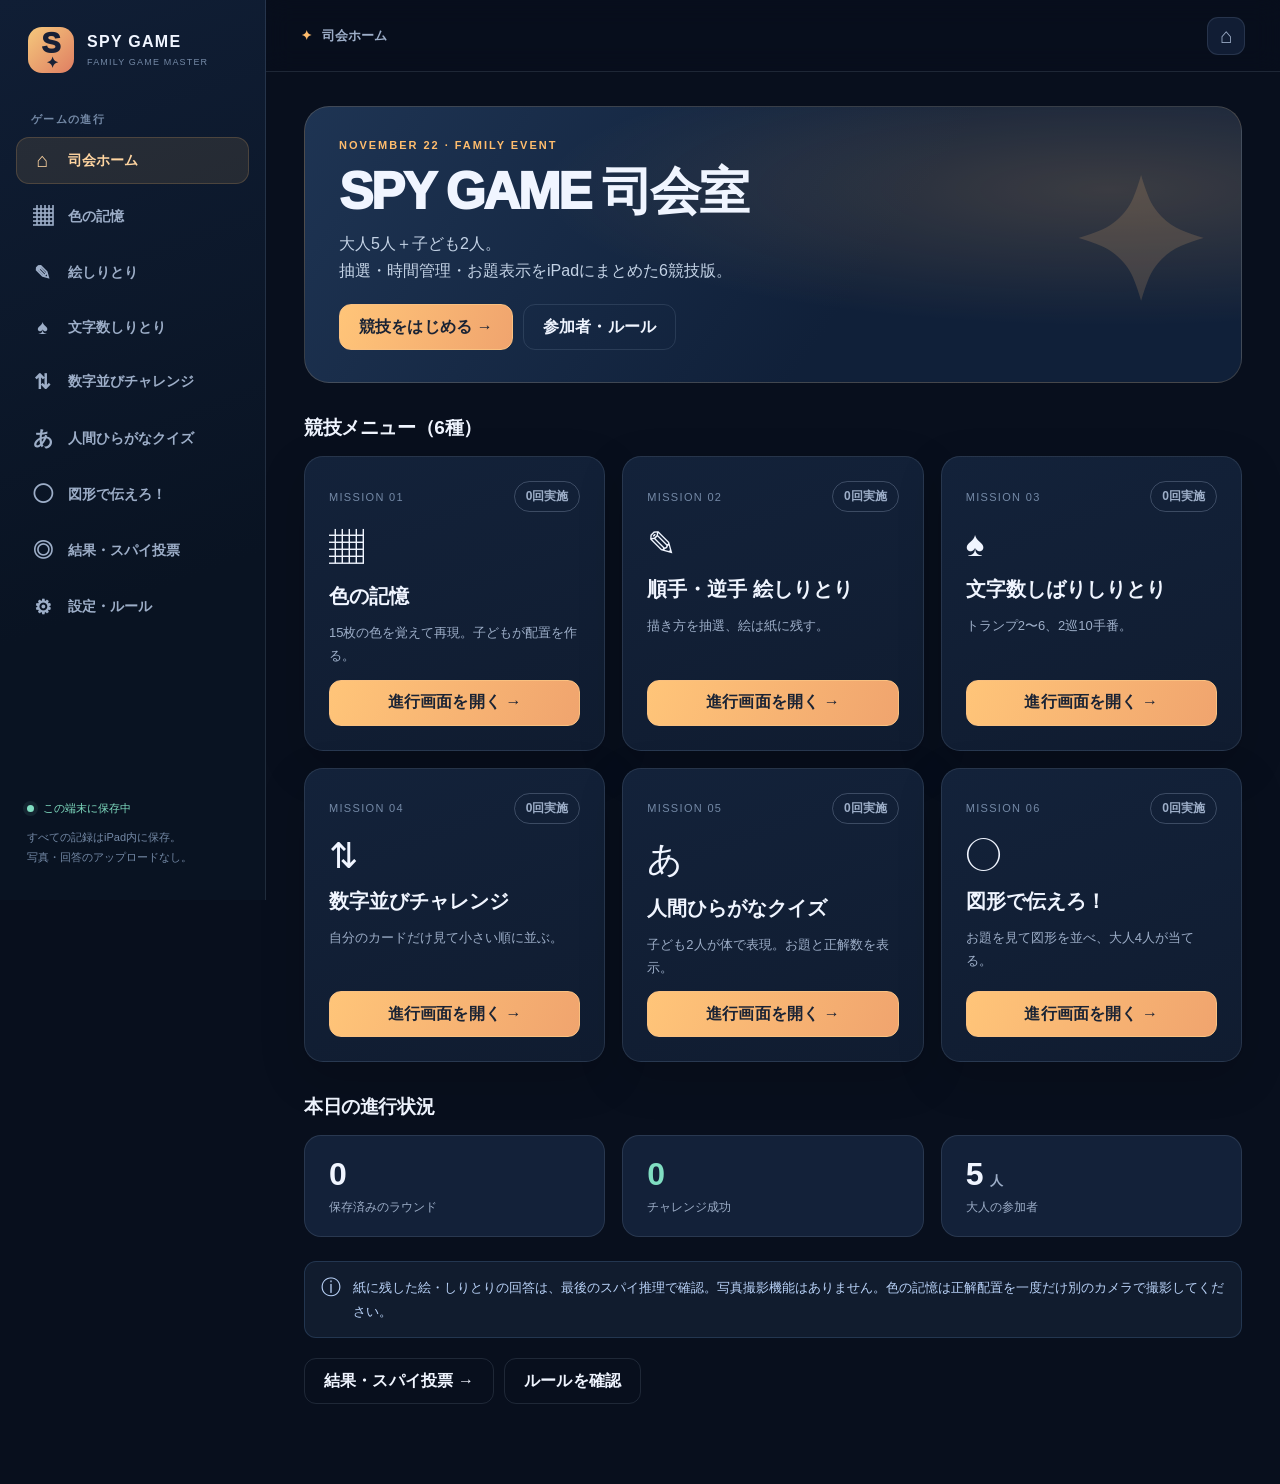
<file: index.html>
<!DOCTYPE html>
<html lang="ja">
<head>
  <meta charset="UTF-8">
  <meta name="viewport" content="width=device-width, initial-scale=1.0, viewport-fit=cover">
  <meta name="theme-color" content="#0b1325">
  <meta name="apple-mobile-web-app-capable" content="yes">
  <meta name="apple-mobile-web-app-status-bar-style" content="black-translucent">
  <meta name="apple-mobile-web-app-title" content="SPY司会室">
  <meta name="description" content="家族スパイゲーム 司会進行用オフライン対応アプリ">
  <link rel="manifest" href="./manifest.webmanifest">
  <link rel="icon" type="image/svg+xml" href="./icon.svg">
  <link rel="apple-touch-icon" href="./icon-192.png">
  <link rel="stylesheet" href="./style.css?v=13">
  <title>SPY GAME | 司会室</title>
</head>
<body>
  <div class="shell">
    <aside class="sidebar" aria-label="メインナビゲーション">
      <div class="identity">
        <div class="logo-mark">S<span>✦</span></div>
        <div><div class="identity-title">SPY GAME</div><div class="identity-caption">FAMILY GAME MASTER</div></div>
      </div>
      <div class="nav-label">ゲームの進行</div>
      <nav id="navigation" class="nav-items"></nav>
      <div class="sidebar-bottom">
        <div class="tiny-status"><span class="status-dot"></span><span id="offlineStatus">保存はこの端末のみ</span></div>
        <div class="tiny-help">すべての記録はiPad内に保存。<br>写真・回答のアップロードなし。</div>
      </div>
    </aside>
    <div class="workspace">
      <header class="topbar">
        <div class="crumb"><span class="crumb-dot">✦</span><span id="crumbText">司会室</span></div>
        <div class="top-actions">
          <div id="topTimer" class="top-timer" aria-live="off"></div>
          <button class="icon-button top-home" data-nav="home" title="ホームへ">⌂</button>
        </div>
      </header>
      <main id="app" class="app" tabindex="-1"></main>
      <footer class="mobile-nav" id="mobileNavigation" aria-label="モバイルナビゲーション"></footer>
    </div>
  </div>
  <div class="toast" id="toast" role="status" aria-live="polite"></div>
  <div class="modal-backdrop" id="modalBackdrop" hidden><div id="modalContent" class="modal" role="dialog" aria-modal="true"></div></div>
  <script src="./app.js?v=13" defer></script>
</body>
</html>
</file>
<file: style.css>
:root{--bg:#080f1d;--side:#0b1426;--panel:#111d34;--panel2:#17243c;--panel3:#1e2e48;--stroke:rgba(197,217,244,.12);--stroke2:rgba(197,217,244,.23);--text:#f0f5ff;--muted:#9daec8;--subtle:#7489a6;--accent:#ffbd6d;--accent2:#ee845e;--mint:#80dec2;--red:#f37e8b;--blue:#85b8ff;--radius:19px;--shadow:0 15px 45px rgba(0,0,0,.17);font-family:-apple-system,BlinkMacSystemFont,"Hiragino Kaku Gothic ProN","Yu Gothic",Meiryo,sans-serif;color-scheme:dark}
*{box-sizing:border-box}html,body{margin:0;min-height:100%;background:var(--bg);color:var(--text)}body{font-size:16px;-webkit-tap-highlight-color:transparent}button,input,select{font:inherit}button{cursor:pointer}button:disabled{opacity:.4;cursor:not-allowed}button:focus-visible,input:focus-visible,select:focus-visible{outline:3px solid var(--accent);outline-offset:3px}a{color:var(--mint)}.shell{display:flex;min-height:100vh}.sidebar{position:sticky;top:0;width:266px;min-width:266px;height:100vh;background:linear-gradient(160deg,#101e35 0%,#091322 65%);border-right:1px solid var(--stroke);display:flex;flex-direction:column;padding:27px 16px 18px;z-index:5}.identity{display:flex;gap:13px;align-items:center;padding:0 12px 33px}.logo-mark{width:46px;height:46px;display:grid;place-items:center;border-radius:14px;background:linear-gradient(135deg,#f5c87c,#df7e62);color:#172036;font-size:29px;font-weight:950;letter-spacing:-5px;padding-right:5px}.logo-mark span{font-size:15px;position:relative;left:1px;top:-6px}.identity-title{font-weight:900;letter-spacing:.08em}.identity-caption{font-size:9px;color:var(--subtle);letter-spacing:.13em;margin-top:6px}.nav-label{padding:6px 15px 10px;font-size:11px;color:var(--subtle);font-weight:700;letter-spacing:.12em}.nav-items{display:grid;gap:7px}.nav-btn{width:100%;background:transparent;border:1px solid transparent;color:var(--muted);text-align:left;display:flex;align-items:center;gap:13px;padding:14px 13px;border-radius:13px;font-weight:700;font-size:14px;transition:background .1s}.nav-btn .ni{font-size:20px;width:25px;text-align:center}.nav-btn.active{background:rgba(255,190,105,.1);border-color:rgba(255,190,105,.18);color:#ffd5a1}.nav-btn:hover:not(.active){background:#17243a;color:#fff}.sidebar-bottom{margin-top:auto;padding:14px 11px}.tiny-status{display:flex;gap:9px;align-items:center;color:var(--mint);font-size:11px}.status-dot{width:7px;height:7px;background:var(--mint);border-radius:50%;box-shadow:0 0 0 4px rgba(128,222,194,.09)}.tiny-help{font-size:11px;color:var(--subtle);line-height:1.8;margin-top:12px}.workspace{flex:1;min-width:0;display:flex;flex-direction:column}.topbar{height:72px;border-bottom:1px solid var(--stroke);display:flex;justify-content:space-between;align-items:center;padding:0 35px;background:rgba(8,15,29,.65);position:sticky;top:0;z-index:4;backdrop-filter:blur(12px)}.crumb{font-size:13px;color:var(--muted);font-weight:700;display:flex;gap:10px;align-items:center}.crumb-dot{color:var(--accent)}.top-actions{display:flex;gap:14px;align-items:center}.top-timer{font-size:12px;color:var(--mint);font-weight:800;font-variant-numeric:tabular-nums}.icon-button{border:1px solid var(--stroke);color:var(--muted);background:var(--panel);border-radius:11px;width:38px;height:38px;font-size:21px}.app{width:100%;max-width:1280px;padding:34px 38px 80px;margin:0 auto;flex:1}.eyebrow{text-transform:uppercase;font-size:11px;font-weight:900;letter-spacing:.18em;color:var(--accent);margin-bottom:12px}.heading{font-size:clamp(28px,3vw,39px);line-height:1.23;letter-spacing:-.04em;margin:0 0 10px;font-weight:900}.lead{color:var(--muted);line-height:1.85;font-size:14px;margin:0 0 26px}.row{display:flex;align-items:center;gap:12px}.between{justify-content:space-between}.wrap{flex-wrap:wrap}.top{align-items:flex-start}.gap-lg{gap:20px}.grid{display:grid;grid-template-columns:repeat(2,minmax(0,1fr));gap:17px}.grid-3{grid-template-columns:repeat(3,minmax(0,1fr))}.card{background:linear-gradient(160deg,#13223a,#101c30);border:1px solid var(--stroke);border-radius:var(--radius);padding:24px;box-shadow:var(--shadow)}.card.soft{background:#111d31;box-shadow:none}.card.flat{box-shadow:none}.card-title{font-size:18px;letter-spacing:-.02em;font-weight:850;margin:0 0 8px}.section-title{font-size:19px;margin:32px 0 15px;letter-spacing:-.02em}.small{font-size:13px;color:var(--muted);line-height:1.75}.micro{font-size:11px;color:var(--subtle)}.accent{color:var(--accent)}.mint{color:var(--mint)}.danger{color:var(--red)}.pill{display:inline-flex;align-items:center;gap:5px;padding:6px 11px;border:1px solid var(--stroke2);border-radius:100px;font-size:12px;color:var(--muted);font-weight:700;white-space:nowrap}.pill.green{background:rgba(128,222,194,.1);border-color:rgba(128,222,194,.2);color:var(--mint)}.pill.gold{background:rgba(255,189,109,.1);border-color:rgba(255,189,109,.23);color:var(--accent)}.btn{min-height:46px;border:1px solid var(--stroke2);border-radius:12px;padding:11px 19px;color:var(--text);background:#22324e;font-weight:800;letter-spacing:.01em;display:inline-flex;align-items:center;justify-content:center;gap:9px;touch-action:manipulation;transition:transform .1s,background .15s}.btn:active{transform:scale(.985)}.btn.primary{background:linear-gradient(110deg,#ffc579,#f0a46e);border-color:#f9c080;color:#1a2334}.btn.mint-btn{background:rgba(128,222,194,.15);border-color:rgba(128,222,194,.3);color:var(--mint)}.btn.ghost{background:transparent;border-color:var(--stroke)}.btn.danger-btn{background:rgba(243,126,139,.12);border-color:rgba(243,126,139,.3);color:#ffb0b9}.btn.tiny{padding:6px 12px;min-height:35px;font-size:12px}.btn.big{min-height:58px;font-size:16px}.btn.full{width:100%}.action-row{display:flex;flex-wrap:wrap;gap:10px;margin-top:20px}.action-row .grow{flex:1}.hero{position:relative;overflow:hidden;border-radius:25px;background:radial-gradient(ellipse at 86% 30%,rgba(255,186,106,.18),transparent 50%),linear-gradient(125deg,#1e3453,#102039 60%,#102039);border:1px solid rgba(255,206,142,.17);padding:32px 34px;display:grid;grid-template-columns:1fr auto;gap:14px;align-items:center}.hero .hero-title{font-size:clamp(30px,4vw,54px);letter-spacing:-.045em;line-height:1.15;margin:8px 0;font-weight:950}.hero .bigstar{font-size:clamp(80px,13vw,180px);line-height:1;color:rgba(255,194,125,.16);font-weight:900}.hero p{color:#c4d3e6;line-height:1.7;margin:0}.stat{padding:20px 24px;background:#132139;border:1px solid var(--stroke);border-radius:17px}.stat .num{font-size:32px;font-weight:900;letter-spacing:-.04em}.stat .desc{font-size:12px;color:var(--muted);margin-top:6px}.game-tile{display:flex;align-items:flex-start;flex-direction:column;gap:12px;min-height:210px;position:relative;overflow:hidden}.game-tile .emoji{font-size:35px}.game-tile .game-num{font-size:11px;letter-spacing:.12em;color:var(--subtle)}.game-tile .game-name{font-size:20px;font-weight:850}.game-tile p{color:var(--muted);font-size:13px;line-height:1.75;margin:0}.game-tile .btn{margin-top:auto}.stepper{display:flex;gap:8px;flex-wrap:wrap;margin-bottom:23px}.step{font-size:12px;padding:8px 12px;border:1px solid var(--stroke);color:var(--subtle);border-radius:10px}.step.current{color:#19253c;background:var(--accent);border-color:var(--accent);font-weight:800}.step.done{color:var(--mint);border-color:rgba(128,222,194,.3)}.timer-panel{background:radial-gradient(ellipse at 55% 0%,rgba(255,189,109,.1),transparent 66%),#09172b;border:1px solid var(--stroke2);border-radius:20px;padding:22px 30px;text-align:center}.timer-label{font-size:12px;font-weight:700;color:var(--muted);letter-spacing:.08em}.timer-value{font-size:clamp(60px,9vw,110px);font-variant-numeric:tabular-nums;letter-spacing:-.075em;font-weight:950;line-height:1.15;margin:8px 0}.timer-value.warn{color:var(--red)}.timer-value.done{color:var(--mint)}.timer-bar{height:8px;background:#22344b;border-radius:99px;overflow:hidden;margin:16px auto 5px;max-width:500px}.timer-fill{height:100%;background:linear-gradient(90deg,#e99164,#f8c67d);width:100%;transition:width .2s linear}.timer-fill.warn{background:var(--red)}.notice{display:flex;align-items:flex-start;gap:12px;border-radius:12px;background:rgba(133,184,255,.08);border:1px solid rgba(133,184,255,.16);padding:14px 16px;color:#bad3f9;font-size:13px;line-height:1.8}.notice.warn{background:rgba(243,126,139,.08);border-color:rgba(243,126,139,.2);color:#ffd0d3}.notice.good{background:rgba(128,222,194,.09);border-color:rgba(128,222,194,.2);color:#c7f7e8}.notice .notice-icon{font-size:20px;line-height:1.1}.game-details{margin:0;padding:0;display:grid;grid-template-columns:repeat(2,1fr);gap:10px 22px}.game-details div{display:grid;grid-template-columns:116px 1fr;gap:9px;border-bottom:1px solid var(--stroke);padding:8px 0;font-size:13px}.game-details dt{color:var(--subtle)}.game-details dd{margin:0;color:#dce6f5;font-weight:700}.count-grid{display:grid;grid-template-columns:repeat(8,minmax(0,1fr));gap:9px}.count-btn{height:55px;background:#192943;border:1px solid var(--stroke2);border-radius:11px;color:#d8e6fb;font-weight:900;font-size:18px}.count-btn.selected{background:var(--accent);color:#172037;border-color:var(--accent)}.hint-bar{border-radius:12px;background:var(--panel2);padding:13px 17px;display:flex;gap:14px;align-items:center;justify-content:space-between;margin-bottom:20px;font-size:14px}.name-list{display:grid;grid-template-columns:repeat(5,minmax(0,1fr));gap:8px}.name-card{border:1px solid var(--stroke);padding:12px 5px;background:var(--panel2);border-radius:11px;text-align:center}.name-card .name{font-size:13px;font-weight:850;white-space:nowrap;overflow:hidden;text-overflow:ellipsis}.name-card .sub{font-size:11px;color:var(--subtle);margin-top:6px}.name-card.active{border-color:var(--accent);background:rgba(255,189,109,.11)}.name-card.done{border-color:rgba(128,222,194,.25)}.name-card .mode{font-size:12px;color:var(--mint);margin-top:5px}.name-card.reverse .mode{color:var(--accent)}.draw-big{font-size:28px;font-weight:900;margin:12px 0;color:var(--accent)}.draw-person{font-size:24px;font-weight:900}.pick-list{display:grid;grid-template-columns:repeat(5,minmax(0,1fr));gap:10px}.pick-box{background:var(--panel2);border:1px solid var(--stroke);padding:13px 8px;border-radius:13px;text-align:center}.pick-box strong{display:block;font-size:15px;word-break:break-all}.pick-box span{display:block;color:var(--muted);font-size:11px;margin-top:7px}.pick-box .mode{color:var(--mint);font-weight:850}.pick-box .mode.reverse{color:var(--accent)}.choice-group{display:flex;flex-wrap:wrap;gap:8px}.choice{min-width:58px;min-height:50px;border:1px solid var(--stroke2);border-radius:11px;background:var(--panel2);color:var(--text);font-weight:900}.choice.selected{background:var(--accent);border-color:var(--accent);color:#111d33}.choice.red{color:#ffaab6}.choice.red.selected{background:#f69aa7;color:#24151d}.choice.black.selected{background:#f1f3fa;color:#122038}.playing-card{background:#fafafa;color:#112037;min-width:105px;max-width:122px;aspect-ratio:0.7;border-radius:12px;padding:12px 13px;display:flex;flex-direction:column;justify-content:space-between;box-shadow:0 12px 22px rgba(0,0,0,.19);font-weight:900}.playing-card.red{color:#db4353}.playing-card .large{font-size:48px;text-align:center}.playing-card .suit{font-size:21px}.playing-card .bottom{text-align:right;transform:rotate(180deg)}.history-row{display:grid;grid-template-columns:75px 1fr 110px 95px;gap:10px;align-items:center;border-bottom:1px solid var(--stroke);padding:14px 2px;font-size:13px}.history-row:last-child{border-bottom:0}.history-row .muted{color:var(--muted)}.bar-meter{background:#24354e;height:9px;border-radius:100px;overflow:hidden}.bar-meter span{display:block;background:linear-gradient(90deg,#76d8c4,#d4f8a7);height:100%}.input,.select{height:47px;width:100%;background:#0c192c;color:var(--text);border:1px solid var(--stroke2);border-radius:10px;padding:8px 12px;min-width:0}.input-label{font-size:12px;color:var(--muted);font-weight:700;display:block;margin-bottom:7px}.input-grid{display:grid;grid-template-columns:repeat(2,minmax(0,1fr));gap:12px}.subhead{font-size:14px;color:#d8e5f8;font-weight:800;margin:0 0 14px}.section-gap{margin-top:24px}.settings-row{padding:15px 0;border-bottom:1px solid var(--stroke)}.settings-row:last-child{border-bottom:0}.toggle{display:flex;gap:10px;align-items:center}.toggle input{accent-color:var(--accent);width:20px;height:20px}.data-table{width:100%;border-collapse:collapse;font-size:13px}.data-table th{text-align:left;font-size:11px;color:var(--subtle);font-weight:800;padding:12px 8px;border-bottom:1px solid var(--stroke2)}.data-table td{padding:13px 8px;border-bottom:1px solid var(--stroke)}.data-table tr:last-child td{border-bottom:0}.round-chip{background:rgba(133,184,255,.13);color:var(--blue);padding:3px 8px;border-radius:7px;font-size:11px;font-weight:900}.turn-highlight{padding:18px;background:var(--panel2);border:1px solid var(--stroke2);border-radius:15px}.turn-highlight .turn-name{font-size:27px;font-weight:900;margin:5px 0}.tag{font-size:12px;font-weight:850;padding:6px 10px;border-radius:7px;background:rgba(255,189,109,.11);color:var(--accent)}.seg{display:flex;gap:8px}.seg .btn{flex:1}.result-score{font-size:54px;font-weight:950;letter-spacing:-.05em;margin:5px 0}.center{text-align:center}.no-margin{margin:0}.divider{height:1px;background:var(--stroke);margin:22px 0}.help-list{margin:10px 0 0;padding-left:20px;color:var(--muted);line-height:2;font-size:13px}.toast{position:fixed;bottom:28px;right:25px;max-width:400px;background:#dff7ef;color:#0d372d;padding:13px 20px;border-radius:12px;font-weight:800;box-shadow:var(--shadow);transform:translateY(120px);opacity:0;pointer-events:none;transition:.24s;z-index:25}.toast.show{transform:translateY(0);opacity:1}.modal-backdrop{position:fixed;inset:0;background:rgba(0,0,0,.76);z-index:20;display:grid;place-items:center;padding:20px}.modal-backdrop[hidden]{display:none}.modal{background:#14243c;border:1px solid var(--stroke2);border-radius:20px;padding:27px;max-width:470px;width:100%;box-shadow:0 25px 75px rgba(0,0,0,.5)}.modal-title{font-size:23px;font-weight:850;margin:0 0 8px}.modal p{line-height:1.85;color:var(--muted);margin:8px 0 20px}.mobile-nav{display:none}.print-only{display:none}
@media(max-width:1120px){.sidebar{width:225px;min-width:225px}.app{padding:29px 27px 80px}.hero{padding:27px}.grid-3{grid-template-columns:repeat(2,minmax(0,1fr))}}
@media(max-width:800px){.sidebar{display:none}.topbar{height:60px;padding:0 17px}.app{padding:23px 17px 105px}.mobile-nav{position:fixed;bottom:0;left:0;right:0;display:flex;justify-content:space-around;gap:3px;background:#0d1a2c;border-top:1px solid var(--stroke2);padding:9px 7px calc(8px + env(safe-area-inset-bottom));z-index:6}.mobile-nav .mob-link{border:0;background:transparent;color:var(--subtle);font-size:10px;min-width:0;display:grid;justify-items:center;gap:4px;padding:3px}.mobile-nav .mob-link span:first-child{font-size:21px}.mobile-nav .mob-link.active{color:var(--accent)}.grid-3{grid-template-columns:repeat(2,minmax(0,1fr))}.stat{padding:14px}.game-tile{min-height:200px}.hero .bigstar{display:none}.hero{grid-template-columns:1fr}}
@media(max-width:560px){.grid,.grid-3{grid-template-columns:1fr}.game-details{grid-template-columns:1fr}.count-grid{grid-template-columns:repeat(4,minmax(0,1fr))}.pick-list{grid-template-columns:repeat(5,minmax(0,1fr));gap:5px}.pick-box{padding:10px 2px}.pick-box strong{font-size:12px}.name-list{gap:4px}.name-card{padding:9px 3px}.name-card .name{font-size:11px}.name-card .sub{font-size:9px}.action-row{flex-direction:column}.action-row .btn{width:100%}.timer-value{font-size:66px}.hero{padding:22px}.hero .hero-title{font-size:36px}.card{padding:18px}.data-table{font-size:11px}.data-table td,.data-table th{padding:10px 5px}.history-row{grid-template-columns:45px 1fr 65px 72px;font-size:11px}.input-grid{grid-template-columns:1fr}.top-timer{font-size:11px}.playing-card{min-width:85px}.hide-mobile{display:none}}
@media print{body{background:#fff;color:#000}.sidebar,.topbar,.mobile-nav,.btn,.toast{display:none!important}.workspace{width:100%}.app{padding:0;margin:0;max-width:none}.card{box-shadow:none;background:white;color:black;border:1px solid #aaa}.print-only{display:block}}

/* MISSION 05: 子どもと黒子用の特大ひらがな表示 */
.kana-stage{padding:24px;max-width:950px;margin:0 auto}
.kana-top{display:flex;align-items:center;justify-content:space-between;gap:16px;flex-wrap:wrap;margin-bottom:15px}
.kana-progress{font-weight:900;font-size:22px;color:var(--text);white-space:nowrap}
.kana-progress strong{font-size:clamp(37px,5vw,62px);color:var(--accent);font-variant-numeric:tabular-nums}
.kana-progress span{font-size:17px;color:var(--muted)}
.kana-progress.reached strong{color:var(--mint)}
.kana-panel{min-height:310px;border-radius:23px;background:radial-gradient(ellipse at 50% 30%,rgba(255,198,128,.11),transparent 65%),#081527;border:1px solid var(--stroke2);display:flex;flex-direction:column;align-items:center;justify-content:center;padding:18px 10px 23px}
.kana-caption{font-size:14px;font-weight:750;color:var(--muted)}
.kana-letter{font-family:"Hiragino Kaku Gothic ProN","Yu Gothic",Meiryo,sans-serif;font-size:clamp(180px,28vw,310px);font-weight:900;line-height:1.18;color:#fff;user-select:none;-webkit-user-select:none}
.kana-support{font-size:13px;color:var(--muted);text-align:center;line-height:1.5}
.kana-controls{display:grid;grid-template-columns:1fr 1fr;gap:14px;margin-top:18px}
.kana-main-btn{min-height:78px!important;font-size:clamp(16px,2vw,22px)!important}
.kana-footer{display:flex;justify-content:space-between;align-items:center;gap:15px;margin-top:17px;color:var(--muted);font-size:12px;line-height:1.6}
@media(max-width:800px){.kana-panel{min-height:300px}.kana-letter{font-size:clamp(170px,36vw,260px)}}
@media(max-width:560px){.kana-stage{padding:16px}.kana-panel{min-height:280px}.kana-letter{font-size:clamp(160px,46vw,230px)}.kana-controls{grid-template-columns:1fr;gap:10px}.kana-main-btn{min-height:62px!important}.kana-footer{align-items:flex-start;flex-direction:column}}

/* v1.3: 数字並び／図形で伝えろ！ の操作画面 */
.sidebar{overflow-y:auto;overscroll-behavior:contain}
.nav-btn{padding:11px 13px;min-height:44px}
.number-lineup{display:grid;grid-template-columns:repeat(5,minmax(0,1fr));gap:10px;margin-top:18px}
.number-position{border-radius:13px;border:1px solid var(--stroke2);background:var(--panel2);padding:12px 8px;display:grid;gap:8px;min-width:0}
.number-position .select{width:100%;min-width:0;padding-left:8px;padding-right:4px;font-size:13px}
.shape-stage{max-width:1050px;margin:0 auto}
.shape-progress{display:flex;justify-content:center;gap:35px;margin:20px 0;font-weight:800;color:var(--muted);flex-wrap:wrap}
.shape-progress strong{color:var(--mint);font-size:32px;font-variant-numeric:tabular-nums}
.shape-prompt{min-height:260px;border:1px solid var(--stroke2);border-radius:20px;background:linear-gradient(150deg,#08172a,#0d2138);display:flex;align-items:center;justify-content:center;flex-direction:column;gap:8px;padding:20px;text-align:center}
.shape-prompt.show{background:radial-gradient(ellipse at 50% 20%,rgba(255,189,109,.15),transparent 70%),#08172a}
.shape-word{font-size:clamp(56px,9vw,112px);font-weight:900;letter-spacing:.025em;line-height:1.3;color:var(--text);overflow-wrap:anywhere}
.shape-prompt:not(.show) .shape-word{color:var(--subtle)}
.shape-actions{display:grid;grid-template-columns:1fr 1fr;gap:12px;margin-top:15px}
.shape-actions .btn{min-height:62px;font-size:17px}
@media(max-width:1050px){.sidebar{width:225px;min-width:225px}.number-lineup{gap:5px}.number-position{padding:8px 4px}}
@media(max-width:800px){.mobile-nav{justify-content:flex-start;overflow-x:auto;scrollbar-width:thin;touch-action:pan-x}.mobile-nav .mob-link{min-width:75px;flex:0 0 75px}.number-lineup{grid-template-columns:repeat(5,minmax(0,1fr))}}
@media(max-width:560px){.number-lineup{grid-template-columns:repeat(2,minmax(0,1fr))}.shape-actions{grid-template-columns:1fr}.shape-word{font-size:clamp(44px,10vw,82px)}}
</file>
